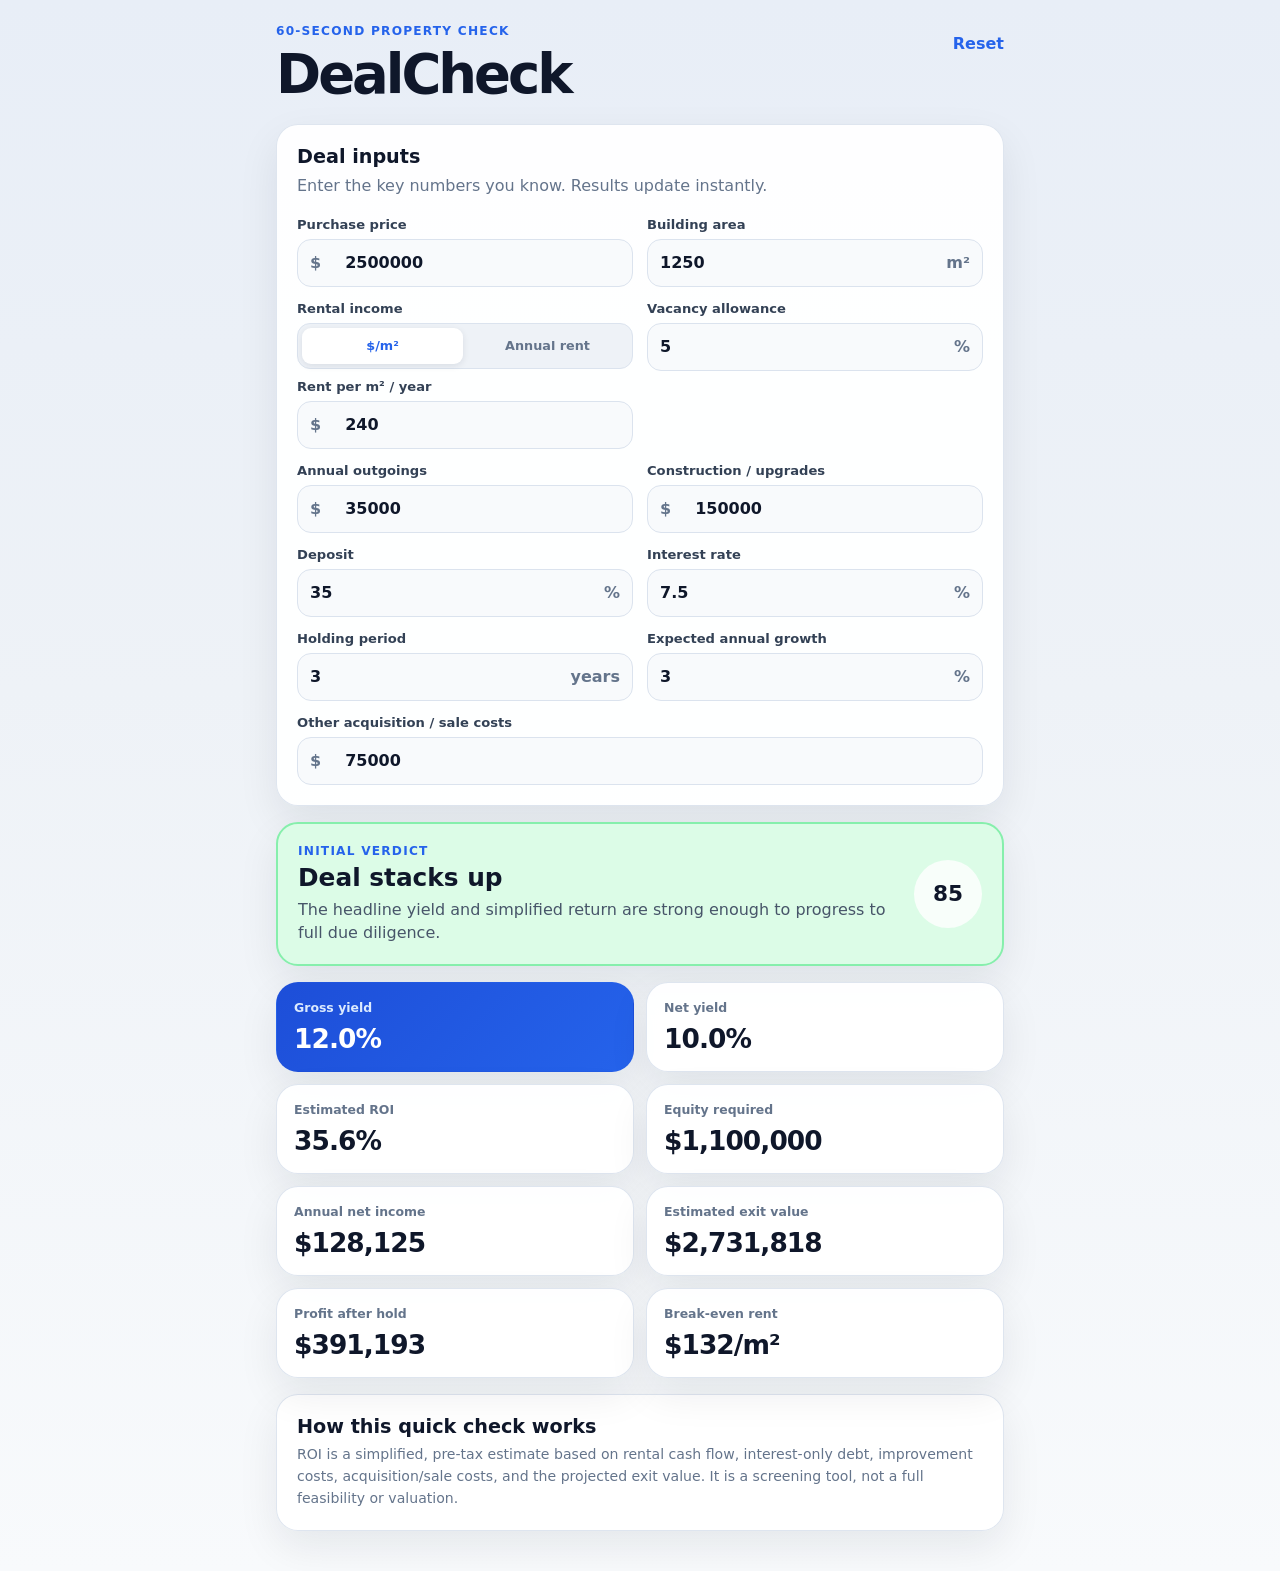
<file: index.html>
<!DOCTYPE html>
<html lang="en">
<head>
  <meta charset="UTF-8" />
  <meta name="viewport" content="width=device-width, initial-scale=1, viewport-fit=cover" />
  <meta name="theme-color" content="#0f172a" />
  <meta name="apple-mobile-web-app-capable" content="yes" />
  <meta name="apple-mobile-web-app-status-bar-style" content="black-translucent" />
  <meta name="apple-mobile-web-app-title" content="DealCheck" />
  <link rel="apple-touch-icon" href="icons/icon-180.png" />
  <title>DealCheck</title>
  <link rel="manifest" href="manifest.json" />
  <link rel="stylesheet" href="styles.css" />
</head>
<body>
  <main class="app-shell">
    <header class="topbar">
      <div>
        <p class="eyebrow">60-second property check</p>
        <h1>DealCheck</h1>
      </div>
      <button id="resetBtn" class="text-button" type="button">Reset</button>
    </header>

    <section class="card input-card">
      <h2>Deal inputs</h2>
      <p class="section-note">Enter the key numbers you know. Results update instantly.</p>

      <div class="form-grid">
        <label>
          <span>Purchase price</span>
          <div class="money-input"><span>$</span><input id="purchasePrice" inputmode="decimal" type="number" value="2500000" min="0" step="10000" /></div>
        </label>

        <label>
          <span>Building area</span>
          <div class="unit-input"><input id="buildingArea" inputmode="decimal" type="number" value="1250" min="0" step="10" /><span>m²</span></div>
        </label>

        <div class="rent-entry">
          <span class="field-label">Rental income</span>
          <div class="segmented-control" role="group" aria-label="Rental income input method">
            <button id="rentModeSqm" class="segment active" type="button" aria-pressed="true">$/m²</button>
            <button id="rentModeAnnual" class="segment" type="button" aria-pressed="false">Annual rent</button>
          </div>

          <label id="rentPerSqmField" class="rent-field">
            <span>Rent per m² / year</span>
            <div class="money-input"><span>$</span><input id="rentPerSqm" inputmode="decimal" type="number" value="240" min="0" step="5" /></div>
          </label>

          <label id="annualRentField" class="rent-field" hidden>
            <span>Total annual rent</span>
            <div class="money-input"><span>$</span><input id="annualRent" inputmode="decimal" type="number" value="300000" min="0" step="1000" /></div>
          </label>
        </div>

        <label>
          <span>Vacancy allowance</span>
          <div class="unit-input"><input id="vacancyRate" inputmode="decimal" type="number" value="5" min="0" max="100" step="0.5" /><span>%</span></div>
        </label>

        <label>
          <span>Annual outgoings</span>
          <div class="money-input"><span>$</span><input id="annualOutgoings" inputmode="decimal" type="number" value="35000" min="0" step="1000" /></div>
        </label>

        <label>
          <span>Construction / upgrades</span>
          <div class="money-input"><span>$</span><input id="constructionCost" inputmode="decimal" type="number" value="150000" min="0" step="5000" /></div>
        </label>

        <label>
          <span>Deposit</span>
          <div class="unit-input"><input id="depositRate" inputmode="decimal" type="number" value="35" min="0" max="100" step="1" /><span>%</span></div>
        </label>

        <label>
          <span>Interest rate</span>
          <div class="unit-input"><input id="interestRate" inputmode="decimal" type="number" value="7.5" min="0" max="30" step="0.1" /><span>%</span></div>
        </label>

        <label>
          <span>Holding period</span>
          <div class="unit-input"><input id="holdingPeriod" inputmode="numeric" type="number" value="3" min="1" max="30" step="1" /><span>years</span></div>
        </label>

        <label>
          <span>Expected annual growth</span>
          <div class="unit-input"><input id="growthRate" inputmode="decimal" type="number" value="3" min="-50" max="50" step="0.5" /><span>%</span></div>
        </label>

        <label class="full-width">
          <span>Other acquisition / sale costs</span>
          <div class="money-input"><span>$</span><input id="otherCosts" inputmode="decimal" type="number" value="75000" min="0" step="1000" /></div>
        </label>
      </div>
    </section>

    <section id="verdictCard" class="card verdict-card investigate">
      <div>
        <p class="eyebrow">Initial verdict</p>
        <h2 id="verdictTitle">Worth investigating</h2>
        <p id="verdictText">The numbers are close enough to justify a deeper feasibility review.</p>
      </div>
      <div id="scoreBadge" class="score-badge">72</div>
    </section>

    <section class="metrics-grid">
      <article class="metric-card primary">
        <span>Gross yield</span>
        <strong id="grossYield">0.0%</strong>
      </article>
      <article class="metric-card">
        <span>Net yield</span>
        <strong id="netYield">0.0%</strong>
      </article>
      <article class="metric-card">
        <span>Estimated ROI</span>
        <strong id="roi">0.0%</strong>
      </article>
      <article class="metric-card">
        <span>Equity required</span>
        <strong id="equityRequired">$0</strong>
      </article>
      <article class="metric-card">
        <span>Annual net income</span>
        <strong id="annualNetIncome">$0</strong>
      </article>
      <article class="metric-card">
        <span>Estimated exit value</span>
        <strong id="exitValue">$0</strong>
      </article>
      <article class="metric-card">
        <span>Profit after hold</span>
        <strong id="profitAfterHold">$0</strong>
      </article>
      <article class="metric-card">
        <span>Break-even rent</span>
        <strong id="breakEvenRent">$0/m²</strong>
      </article>
    </section>

    <section class="card assumptions-card">
      <h2>How this quick check works</h2>
      <p>ROI is a simplified, pre-tax estimate based on rental cash flow, interest-only debt, improvement costs, acquisition/sale costs, and the projected exit value. It is a screening tool, not a full feasibility or valuation.</p>
    </section>
  </main>

  <script src="app.js"></script>
  <script>
    if ('serviceWorker' in navigator) {
      window.addEventListener('load', () => navigator.serviceWorker.register('./service-worker.js'));
    }
  </script>
</body>
</html>
</file>
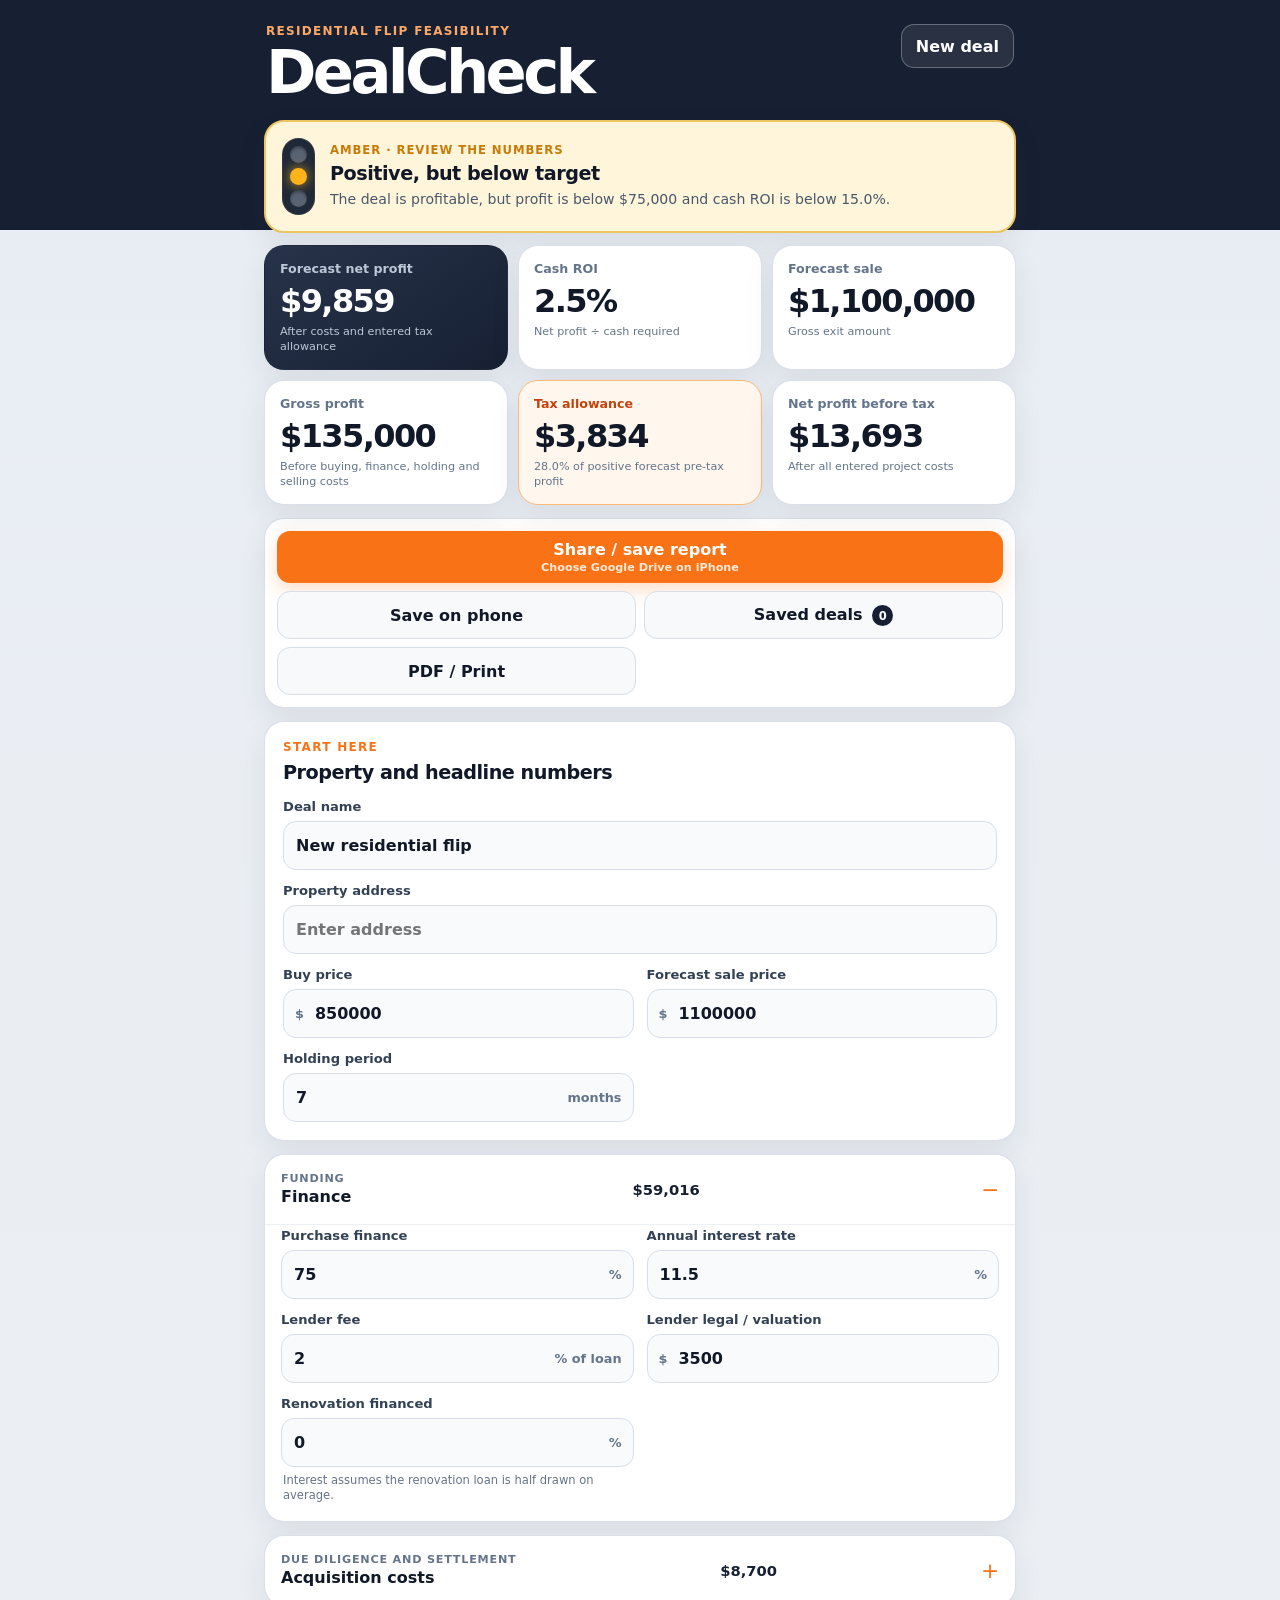
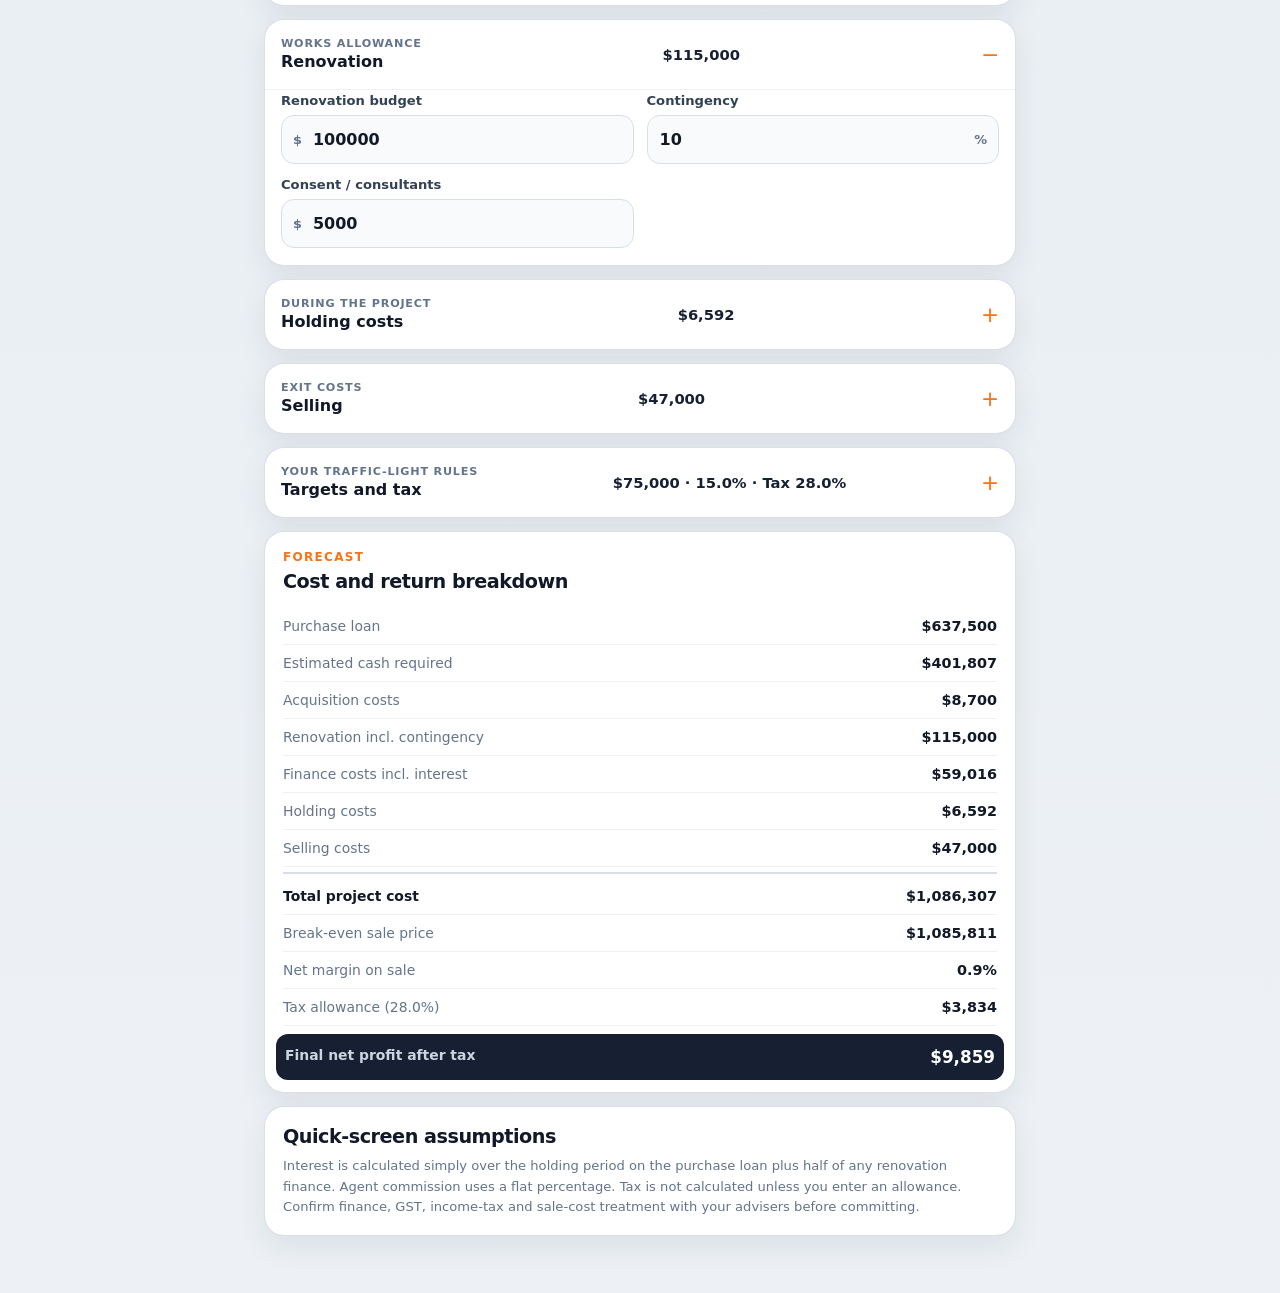
<file: residential/index.html>
<!doctype html>
<html lang="en-NZ">
<head>
  <meta charset="utf-8">
  <meta name="viewport" content="width=device-width, initial-scale=1, viewport-fit=cover">
  <meta name="theme-color" content="#111827">
  <meta name="apple-mobile-web-app-capable" content="yes">
  <meta name="apple-mobile-web-app-status-bar-style" content="black-translucent">
  <meta name="apple-mobile-web-app-title" content="DealCheck">
  <meta name="description" content="A fast residential property flip feasibility calculator for New Zealand.">
  <link rel="apple-touch-icon" href="icons/icon-180.png">
  <link rel="manifest" href="manifest.json">
  <link rel="stylesheet" href="styles.css">
  <title>DealCheck · Residential Flip</title>
</head>
<body>
  <main class="app-shell">
    <header class="topbar">
      <div>
        <p class="eyebrow">Residential flip feasibility</p>
        <h1>DealCheck</h1>
      </div>
      <button id="resetBtn" class="quiet-button" type="button">New deal</button>
    </header>

    <section id="verdictCard" class="verdict-card amber" aria-live="polite">
      <div class="signal-wrap" aria-hidden="true">
        <span class="signal red-light"></span>
        <span class="signal amber-light"></span>
        <span class="signal green-light"></span>
      </div>
      <div class="verdict-copy">
        <p id="verdictLabel" class="verdict-label">AMBER · REVIEW THE NUMBERS</p>
        <h2 id="verdictTitle">Worth investigating</h2>
        <p id="verdictText">Enter the property figures to test the deal against your targets.</p>
      </div>
    </section>

    <section class="hero-results" aria-label="Headline results">
      <article class="hero-metric net-metric">
        <span>Forecast net profit</span>
        <strong id="netProfit">$0</strong>
        <small id="netProfitNote">After all entered costs</small>
      </article>
      <article class="hero-metric">
        <span>Cash ROI</span>
        <strong id="cashRoi">0.0%</strong>
        <small>Net profit ÷ cash required</small>
      </article>
      <article class="hero-metric">
        <span>Forecast sale</span>
        <strong id="forecastSale">$0</strong>
        <small>Gross exit amount</small>
      </article>
      <article class="hero-metric">
        <span>Gross profit</span>
        <strong id="grossProfit">$0</strong>
        <small>Before buying, finance, holding and selling costs</small>
      </article>
      <article class="hero-metric tax-metric">
        <span>Tax allowance</span>
        <strong id="headlineTaxAllowance">$0</strong>
        <small id="headlineTaxNote">28% of forecast pre-tax profit</small>
      </article>
      <article class="hero-metric">
        <span>Net profit before tax</span>
        <strong id="preTaxProfit">$0</strong>
        <small>After all entered project costs</small>
      </article>
    </section>

    <section class="card action-card">
      <div class="action-grid">
        <button id="shareBtn" class="primary-button" type="button">
          <span>Share / save report</span>
          <small>Choose Google Drive on iPhone</small>
        </button>
        <button id="saveBtn" class="secondary-button" type="button">Save on phone</button>
        <button id="savedDealsBtn" class="secondary-button" type="button">Saved deals <span id="savedCount" class="count-badge">0</span></button>
        <button id="printBtn" class="secondary-button" type="button">PDF / Print</button>
      </div>
      <p id="actionStatus" class="action-status" role="status"></p>
    </section>

    <section class="card form-card deal-basics">
      <div class="section-heading">
        <div>
          <p class="section-kicker">Start here</p>
          <h2>Property and headline numbers</h2>
        </div>
      </div>
      <div class="form-grid">
        <label class="full-width">
          <span>Deal name</span>
          <input id="dealName" type="text" autocomplete="off" value="New residential flip" placeholder="e.g. Falls Street flip">
        </label>
        <label class="full-width">
          <span>Property address</span>
          <input id="propertyAddress" type="text" autocomplete="street-address" placeholder="Enter address">
        </label>
        <label>
          <span>Buy price</span>
          <div class="affix-input prefix"><span>$</span><input id="purchasePrice" type="number" inputmode="decimal" min="0" step="5000" value="850000"></div>
        </label>
        <label>
          <span>Forecast sale price</span>
          <div class="affix-input prefix"><span>$</span><input id="salePrice" type="number" inputmode="decimal" min="0" step="5000" value="1100000"></div>
        </label>
        <label>
          <span>Holding period</span>
          <div class="affix-input suffix"><input id="holdingMonths" type="number" inputmode="decimal" min="0" max="36" step="0.5" value="7"><span>months</span></div>
        </label>
      </div>
    </section>

    <details class="card input-section" open>
      <summary>
        <span><small>Funding</small>Finance</span>
        <strong id="financeCostSummary">$0</strong>
      </summary>
      <div class="details-body form-grid">
        <label>
          <span>Purchase finance</span>
          <div class="affix-input suffix"><input id="financePercent" type="number" inputmode="decimal" min="0" max="100" step="1" value="75"><span>%</span></div>
        </label>
        <label>
          <span>Annual interest rate</span>
          <div class="affix-input suffix"><input id="interestRate" type="number" inputmode="decimal" min="0" max="40" step="0.1" value="11.5"><span>%</span></div>
        </label>
        <label>
          <span>Lender fee</span>
          <div class="affix-input suffix"><input id="lenderFeePercent" type="number" inputmode="decimal" min="0" max="20" step="0.1" value="2"><span>% of loan</span></div>
        </label>
        <label>
          <span>Lender legal / valuation</span>
          <div class="affix-input prefix"><span>$</span><input id="lenderFixedCosts" type="number" inputmode="decimal" min="0" step="250" value="3500"></div>
        </label>
        <label>
          <span>Renovation financed</span>
          <div class="affix-input suffix"><input id="renovationFinancePercent" type="number" inputmode="decimal" min="0" max="100" step="5" value="0"><span>%</span></div>
          <small class="field-help">Interest assumes the renovation loan is half drawn on average.</small>
        </label>
      </div>
    </details>

    <details class="card input-section">
      <summary>
        <span><small>Due diligence and settlement</small>Acquisition costs</span>
        <strong id="acquisitionCostSummary">$0</strong>
      </summary>
      <div class="details-body form-grid">
        <label>
          <span>Legal / due diligence</span>
          <div class="affix-input prefix"><span>$</span><input id="legalDueDiligence" type="number" inputmode="decimal" min="0" step="250" value="4000"></div>
        </label>
        <label>
          <span>Building report / LIM</span>
          <div class="affix-input prefix"><span>$</span><input id="buildingReports" type="number" inputmode="decimal" min="0" step="100" value="2000"></div>
        </label>
        <label>
          <span>Independent valuation</span>
          <div class="affix-input prefix"><span>$</span><input id="valuationCost" type="number" inputmode="decimal" min="0" step="100" value="1200"></div>
        </label>
        <label>
          <span>Other acquisition costs</span>
          <div class="affix-input prefix"><span>$</span><input id="otherAcquisitionCosts" type="number" inputmode="decimal" min="0" step="250" value="1500"></div>
        </label>
      </div>
    </details>

    <details class="card input-section" open>
      <summary>
        <span><small>Works allowance</small>Renovation</span>
        <strong id="renovationCostSummary">$0</strong>
      </summary>
      <div class="details-body form-grid">
        <label>
          <span>Renovation budget</span>
          <div class="affix-input prefix"><span>$</span><input id="renovationBudget" type="number" inputmode="decimal" min="0" step="1000" value="100000"></div>
        </label>
        <label>
          <span>Contingency</span>
          <div class="affix-input suffix"><input id="contingencyPercent" type="number" inputmode="decimal" min="0" max="100" step="1" value="10"><span>%</span></div>
        </label>
        <label>
          <span>Consent / consultants</span>
          <div class="affix-input prefix"><span>$</span><input id="consentConsultants" type="number" inputmode="decimal" min="0" step="500" value="5000"></div>
        </label>
      </div>
    </details>

    <details class="card input-section">
      <summary>
        <span><small>During the project</small>Holding costs</span>
        <strong id="holdingCostSummary">$0</strong>
      </summary>
      <div class="details-body form-grid">
        <label>
          <span>Council rates</span>
          <div class="affix-input split"><span>$</span><input id="ratesAnnual" type="number" inputmode="decimal" min="0" step="100" value="3500"><span>/ year</span></div>
        </label>
        <label>
          <span>Insurance</span>
          <div class="affix-input split"><span>$</span><input id="insuranceMonthly" type="number" inputmode="decimal" min="0" step="25" value="250"><span>/ month</span></div>
        </label>
        <label>
          <span>Power / water</span>
          <div class="affix-input split"><span>$</span><input id="utilitiesMonthly" type="number" inputmode="decimal" min="0" step="25" value="250"><span>/ month</span></div>
        </label>
        <label>
          <span>Other holding costs</span>
          <div class="affix-input split"><span>$</span><input id="otherHoldingMonthly" type="number" inputmode="decimal" min="0" step="25" value="150"><span>/ month</span></div>
        </label>
      </div>
    </details>

    <details class="card input-section">
      <summary>
        <span><small>Exit costs</small>Selling</span>
        <strong id="sellingCostSummary">$0</strong>
      </summary>
      <div class="details-body form-grid">
        <label>
          <span>Agent commission</span>
          <div class="affix-input suffix"><input id="agentCommissionPercent" type="number" inputmode="decimal" min="0" max="20" step="0.1" value="3.5"><span>% of sale</span></div>
        </label>
        <label>
          <span>Marketing / staging</span>
          <div class="affix-input prefix"><span>$</span><input id="marketingStaging" type="number" inputmode="decimal" min="0" step="250" value="5000"></div>
        </label>
        <label>
          <span>Sale legal costs</span>
          <div class="affix-input prefix"><span>$</span><input id="saleLegal" type="number" inputmode="decimal" min="0" step="250" value="2500"></div>
        </label>
        <label>
          <span>Other selling costs</span>
          <div class="affix-input prefix"><span>$</span><input id="otherSellingCosts" type="number" inputmode="decimal" min="0" step="250" value="1000"></div>
        </label>
      </div>
    </details>

    <details class="card input-section">
      <summary>
        <span><small>Your traffic-light rules</small>Targets and tax</span>
        <strong id="targetSummary">$75k · 15% · Tax 28%</strong>
      </summary>
      <div class="details-body form-grid">
        <label>
          <span>Minimum net profit</span>
          <div class="affix-input prefix"><span>$</span><input id="targetNetProfit" type="number" inputmode="decimal" min="0" step="5000" value="75000"></div>
        </label>
        <label>
          <span>Minimum cash ROI</span>
          <div class="affix-input suffix"><input id="targetCashRoi" type="number" inputmode="decimal" min="0" max="500" step="1" value="15"><span>%</span></div>
        </label>
        <label>
          <span>Tax rate</span>
          <div class="affix-input suffix"><input id="taxAllowancePercent" type="number" inputmode="decimal" min="0" max="100" step="1" value="28"><span>% of profit</span></div>
          <small class="field-help">Applied to positive forecast profit as a provisional allowance.</small>
        </label>
      </div>
    </details>

    <section class="card breakdown-card">
      <div class="section-heading">
        <div>
          <p class="section-kicker">Forecast</p>
          <h2>Cost and return breakdown</h2>
        </div>
      </div>
      <dl class="breakdown-list">
        <div><dt>Purchase loan</dt><dd id="purchaseLoan">$0</dd></div>
        <div><dt>Estimated cash required</dt><dd id="cashRequired">$0</dd></div>
        <div><dt>Acquisition costs</dt><dd id="acquisitionCosts">$0</dd></div>
        <div><dt>Renovation incl. contingency</dt><dd id="renovationCosts">$0</dd></div>
        <div><dt>Finance costs incl. interest</dt><dd id="financeCosts">$0</dd></div>
        <div><dt>Holding costs</dt><dd id="holdingCosts">$0</dd></div>
        <div><dt>Selling costs</dt><dd id="sellingCosts">$0</dd></div>
        <div class="total-row"><dt>Total project cost</dt><dd id="totalProjectCost">$0</dd></div>
        <div><dt>Break-even sale price</dt><dd id="breakEvenSale">$0</dd></div>
        <div><dt>Net margin on sale</dt><dd id="netMargin">0.0%</dd></div>
        <div id="taxRow"><dt id="taxRowLabel">Tax allowance (28%)</dt><dd id="taxAllowance">$0</dd></div>
        <div class="profit-row"><dt>Final net profit after tax</dt><dd id="finalNetProfit">$0</dd></div>
      </dl>
    </section>

    <section class="card note-card">
      <h2>Quick-screen assumptions</h2>
      <p>Interest is calculated simply over the holding period on the purchase loan plus half of any renovation finance. Agent commission uses a flat percentage. Tax is not calculated unless you enter an allowance. Confirm finance, GST, income-tax and sale-cost treatment with your advisers before committing.</p>
    </section>
  </main>

  <dialog id="savedDealsDialog" class="saved-dialog">
    <div class="dialog-heading">
      <div>
        <p class="section-kicker">Stored on this device</p>
        <h2>Saved deals</h2>
      </div>
      <button id="closeSavedDealsBtn" class="icon-button" type="button" aria-label="Close saved deals">×</button>
    </div>
    <div id="savedDealsList" class="saved-deals-list"></div>
  </dialog>

  <script type="module" src="app.js"></script>
</body>
</html>
</file>
<file: styles.css>
:root {
  --bg: #eef2f7;
  --surface: #ffffff;
  --text: #0f172a;
  --muted: #64748b;
  --line: #dbe3ee;
  --accent: #2563eb;
  --accent-soft: #dbeafe;
  --good: #15803d;
  --good-soft: #dcfce7;
  --warn: #a16207;
  --warn-soft: #fef3c7;
  --bad: #b91c1c;
  --bad-soft: #fee2e2;
  --shadow: 0 16px 40px rgba(15, 23, 42, 0.08);
}

* { box-sizing: border-box; }

body {
  margin: 0;
  min-height: 100vh;
  font-family: Inter, ui-sans-serif, system-ui, -apple-system, BlinkMacSystemFont, "Segoe UI", sans-serif;
  color: var(--text);
  background: linear-gradient(180deg, #e8eef7 0%, var(--bg) 44%, #f8fafc 100%);
}

button, input { font: inherit; }

.app-shell {
  width: min(760px, 100%);
  margin: 0 auto;
  padding: max(24px, env(safe-area-inset-top)) 16px max(40px, env(safe-area-inset-bottom));
}

.topbar {
  display: flex;
  align-items: flex-start;
  justify-content: space-between;
  gap: 16px;
  margin-bottom: 18px;
}

h1, h2, p { margin-top: 0; }
h1 { margin-bottom: 0; font-size: clamp(2rem, 8vw, 3.4rem); letter-spacing: -0.055em; }
h2 { margin-bottom: 6px; font-size: 1.2rem; }

.eyebrow {
  margin-bottom: 5px;
  color: var(--accent);
  font-size: 0.76rem;
  font-weight: 800;
  letter-spacing: 0.1em;
  text-transform: uppercase;
}

.text-button {
  border: 0;
  background: transparent;
  color: var(--accent);
  font-weight: 700;
  padding: 10px 0;
}

.card, .metric-card {
  background: rgba(255,255,255,0.94);
  border: 1px solid rgba(219, 227, 238, 0.9);
  border-radius: 22px;
  box-shadow: var(--shadow);
}

.card { padding: 20px; margin-bottom: 16px; }
.section-note, .assumptions-card p { color: var(--muted); line-height: 1.55; }

.form-grid {
  display: grid;
  grid-template-columns: repeat(2, minmax(0, 1fr));
  gap: 14px;
  margin-top: 18px;
}

label > span:first-child {
  display: block;
  margin-bottom: 7px;
  color: #334155;
  font-size: 0.82rem;
  font-weight: 700;
}

.money-input, .unit-input {
  display: flex;
  align-items: center;
  min-height: 48px;
  border: 1px solid var(--line);
  border-radius: 14px;
  background: #f8fafc;
  overflow: hidden;
}

.money-input > span, .unit-input > span {
  color: var(--muted);
  font-weight: 700;
  padding: 0 12px;
}

input {
  width: 100%;
  min-width: 0;
  border: 0;
  outline: 0;
  background: transparent;
  color: var(--text);
  font-weight: 750;
  padding: 13px 12px;
}

.full-width { grid-column: 1 / -1; }

.verdict-card {
  display: flex;
  align-items: center;
  justify-content: space-between;
  gap: 16px;
  border-width: 2px;
}

.verdict-card h2 { font-size: 1.55rem; }
.verdict-card p:last-child { margin-bottom: 0; color: #475569; line-height: 1.45; }
.verdict-card.good { background: var(--good-soft); border-color: #86efac; }
.verdict-card.investigate { background: var(--warn-soft); border-color: #fcd34d; }
.verdict-card.bad { background: var(--bad-soft); border-color: #fca5a5; }

.score-badge {
  display: grid;
  place-items: center;
  flex: 0 0 68px;
  width: 68px;
  height: 68px;
  border-radius: 50%;
  background: rgba(255,255,255,0.8);
  font-size: 1.35rem;
  font-weight: 850;
}

.metrics-grid {
  display: grid;
  grid-template-columns: repeat(2, minmax(0, 1fr));
  gap: 12px;
  margin-bottom: 16px;
}

.metric-card { padding: 17px; }
.metric-card span { display: block; color: var(--muted); font-size: 0.78rem; font-weight: 700; margin-bottom: 8px; }
.metric-card strong { display: block; font-size: clamp(1.12rem, 5vw, 1.65rem); letter-spacing: -0.035em; }
.metric-card.primary { background: linear-gradient(135deg, #1d4ed8, #2563eb); color: white; border-color: transparent; }
.metric-card.primary span { color: #dbeafe; }
.assumptions-card { margin-bottom: 0; }
.assumptions-card p { margin-bottom: 0; font-size: 0.88rem; }

@media (max-width: 560px) {
  .form-grid { grid-template-columns: 1fr; }
  .full-width { grid-column: auto; }
  .card { padding: 17px; }
  .metrics-grid { gap: 10px; }
  .metric-card { padding: 15px; min-height: 105px; }
  .verdict-card { align-items: flex-start; }
}

.rent-entry {
  min-width: 0;
}

.field-label {
  display: block;
  margin-bottom: 7px;
  color: #334155;
  font-size: 0.82rem;
  font-weight: 700;
}

.segmented-control {
  display: grid;
  grid-template-columns: 1fr 1fr;
  gap: 4px;
  padding: 4px;
  margin-bottom: 10px;
  border: 1px solid var(--line);
  border-radius: 13px;
  background: #eef2f7;
}

.segment {
  min-height: 36px;
  border: 0;
  border-radius: 9px;
  background: transparent;
  color: var(--muted);
  font-size: 0.8rem;
  font-weight: 800;
  cursor: pointer;
}

.segment.active {
  background: var(--surface);
  color: var(--accent);
  box-shadow: 0 2px 7px rgba(15, 23, 42, 0.09);
}

.rent-field > span:first-child {
  display: block;
  margin-bottom: 7px;
  color: #334155;
  font-size: 0.82rem;
  font-weight: 700;
}

[hidden] { display: none !important; }
</file>
<file: residential/styles.css>
:root {
  color-scheme: light;
  --ink: #111827;
  --muted: #64748b;
  --line: #d8dee8;
  --surface: #ffffff;
  --canvas: #edf1f5;
  --navy: #172033;
  --navy-2: #27334a;
  --accent: #f97316;
  --green: #16834b;
  --green-soft: #e6f6ed;
  --amber: #c77b06;
  --amber-soft: #fff5da;
  --red: #c0392b;
  --red-soft: #fdebea;
  --shadow: 0 12px 30px rgba(23, 32, 51, 0.08);
}

* { box-sizing: border-box; }

html { background: var(--navy); }

body {
  margin: 0;
  min-height: 100vh;
  color: var(--ink);
  background:
    linear-gradient(180deg, var(--navy) 0 230px, transparent 230px),
    linear-gradient(180deg, #e8edf3, var(--canvas));
  font-family: Inter, ui-sans-serif, system-ui, -apple-system, BlinkMacSystemFont, "Segoe UI", sans-serif;
  font-size: 16px;
  -webkit-font-smoothing: antialiased;
}

button, input { font: inherit; }
button { -webkit-tap-highlight-color: transparent; }

.app-shell {
  width: min(780px, 100%);
  margin: 0 auto;
  padding: max(20px, env(safe-area-inset-top)) 14px max(44px, env(safe-area-inset-bottom));
}

.topbar {
  display: flex;
  align-items: flex-start;
  justify-content: space-between;
  gap: 20px;
  color: #fff;
  margin: 4px 2px 18px;
}

h1, h2, p { margin-top: 0; }
h1 { margin-bottom: 0; font-size: clamp(2.2rem, 9vw, 3.8rem); line-height: 0.95; letter-spacing: -0.06em; }
h2 { margin-bottom: 0; font-size: 1.2rem; letter-spacing: -0.025em; }

.eyebrow, .section-kicker {
  margin-bottom: 6px;
  font-size: 0.75rem;
  line-height: 1.2;
  font-weight: 850;
  letter-spacing: 0.11em;
  text-transform: uppercase;
}

.eyebrow { color: #fca866; }
.section-kicker { color: var(--accent); }

.quiet-button {
  min-height: 44px;
  border: 1px solid rgba(255,255,255,0.28);
  border-radius: 13px;
  padding: 0 14px;
  color: #fff;
  background: rgba(255,255,255,0.08);
  font-weight: 750;
}

.card, .verdict-card, .hero-metric {
  border: 1px solid rgba(216, 222, 232, 0.95);
  border-radius: 20px;
  background: var(--surface);
  box-shadow: var(--shadow);
}

.card { margin-bottom: 13px; padding: 18px; }

.verdict-card {
  display: grid;
  grid-template-columns: auto 1fr;
  align-items: center;
  gap: 15px;
  margin-bottom: 12px;
  padding: 16px;
  border-width: 2px;
}

.verdict-card.green { border-color: #75c995; background: var(--green-soft); }
.verdict-card.amber { border-color: #edc462; background: var(--amber-soft); }
.verdict-card.red { border-color: #ee9991; background: var(--red-soft); }

.signal-wrap {
  display: grid;
  gap: 5px;
  padding: 8px;
  border-radius: 18px;
  background: #1f2937;
  box-shadow: inset 0 0 0 1px rgba(255,255,255,0.08);
}

.signal {
  width: 17px;
  height: 17px;
  border-radius: 50%;
  background: #596273;
  box-shadow: inset 0 2px 3px rgba(0,0,0,0.35);
}

.verdict-card.red .red-light { background: #ff4a3d; box-shadow: 0 0 12px rgba(255,74,61,0.8); }
.verdict-card.amber .amber-light { background: #ffb31a; box-shadow: 0 0 12px rgba(255,179,26,0.8); }
.verdict-card.green .green-light { background: #35d076; box-shadow: 0 0 12px rgba(53,208,118,0.8); }

.verdict-label { margin: 0 0 5px; font-size: 0.73rem; font-weight: 900; letter-spacing: 0.08em; }
.verdict-card.green .verdict-label { color: var(--green); }
.verdict-card.amber .verdict-label { color: var(--amber); }
.verdict-card.red .verdict-label { color: var(--red); }
.verdict-copy p:last-child { margin: 5px 0 0; color: #49576c; font-size: 0.88rem; line-height: 1.4; }

.hero-results {
  display: grid;
  grid-template-columns: repeat(2, minmax(0, 1fr));
  gap: 10px;
  margin-bottom: 13px;
}

.hero-metric { padding: 15px; min-height: 114px; }
.hero-metric span, .hero-metric small { display: block; }
.hero-metric span { margin-bottom: 9px; color: var(--muted); font-size: 0.79rem; font-weight: 800; }
.hero-metric strong { display: block; font-size: clamp(1.25rem, 6vw, 2rem); line-height: 1; letter-spacing: -0.05em; }
.hero-metric small { margin-top: 8px; color: var(--muted); font-size: 0.7rem; line-height: 1.3; }
.net-metric { color: #fff; border-color: transparent; background: linear-gradient(145deg, var(--navy-2), var(--navy)); }
.net-metric span, .net-metric small { color: #bdc7d7; }
.tax-metric { border-color: #fdba74; background: #fff7ed; }
.tax-metric span { color: #c2410c; }

.action-card { padding: 12px; }
.action-grid { display: grid; grid-template-columns: repeat(2, minmax(0, 1fr)); gap: 8px; }
.action-grid button { min-height: 48px; border-radius: 13px; padding: 9px 11px; font-weight: 800; }
.primary-button { grid-column: 1 / -1; border: 0; color: #fff; background: var(--accent); box-shadow: 0 7px 18px rgba(249,115,22,0.23); }
.primary-button span, .primary-button small { display: block; }
.primary-button small { margin-top: 2px; color: #ffead9; font-size: 0.7rem; font-weight: 650; }
.secondary-button { border: 1px solid var(--line); color: var(--ink); background: #f7f9fb; }
.count-badge { display: inline-grid; place-items: center; min-width: 21px; height: 21px; margin-left: 4px; border-radius: 20px; color: #fff; background: var(--navy); font-size: 0.72rem; }
.action-status { min-height: 0; margin: 0; color: var(--green); font-size: 0.78rem; font-weight: 750; text-align: center; }
.action-status:not(:empty) { padding: 9px 4px 1px; }

.section-heading { display: flex; justify-content: space-between; align-items: flex-start; margin-bottom: 15px; }
.form-grid { display: grid; grid-template-columns: repeat(2, minmax(0, 1fr)); gap: 13px; }
.full-width { grid-column: 1 / -1; }
label { min-width: 0; }
label > span:first-child, .field-label {
  display: block;
  margin-bottom: 7px;
  color: #334155;
  font-size: 0.82rem;
  font-weight: 780;
}

input {
  width: 100%;
  min-width: 0;
  min-height: 49px;
  border: 1px solid var(--line);
  border-radius: 13px;
  outline: none;
  padding: 11px 12px;
  color: var(--ink);
  background: #f8fafc;
  font-size: 1rem;
  font-weight: 750;
}

input:focus { border-color: var(--accent); box-shadow: 0 0 0 3px rgba(249,115,22,0.15); background: #fff; }

.affix-input {
  display: flex;
  align-items: center;
  min-height: 49px;
  border: 1px solid var(--line);
  border-radius: 13px;
  background: #f8fafc;
  overflow: hidden;
}

.affix-input:focus-within { border-color: var(--accent); box-shadow: 0 0 0 3px rgba(249,115,22,0.15); background: #fff; }
.affix-input input { min-height: 47px; border: 0; border-radius: 0; box-shadow: none; background: transparent; }
.affix-input > span { flex: 0 0 auto; padding: 0 11px; color: var(--muted); font-size: 0.8rem; font-weight: 750; }
.affix-input.prefix input { padding-left: 0; }
.affix-input.suffix input { padding-right: 0; }
.affix-input.split > span:first-child + input { padding-left: 0; padding-right: 0; }
.field-help { display: block; margin: 6px 2px 0; color: var(--muted); font-size: 0.72rem; line-height: 1.35; }

.input-section { padding: 0; overflow: hidden; }
.input-section summary {
  display: flex;
  align-items: center;
  justify-content: space-between;
  gap: 12px;
  min-height: 69px;
  padding: 13px 16px;
  cursor: pointer;
  list-style: none;
}
.input-section summary::-webkit-details-marker { display: none; }
.input-section summary > span { display: grid; gap: 2px; font-size: 1rem; font-weight: 850; }
.input-section summary small { color: var(--muted); font-size: 0.7rem; font-weight: 700; text-transform: uppercase; letter-spacing: 0.07em; }
.input-section summary strong { color: var(--navy); font-size: 0.92rem; }
.input-section summary::after { content: '+'; color: var(--accent); font-size: 1.35rem; font-weight: 500; order: 3; }
.input-section[open] summary::after { content: '−'; }
.details-body { padding: 3px 16px 17px; border-top: 1px solid #edf0f4; }

.breakdown-card { padding-bottom: 12px; }
.breakdown-list { margin: 0; }
.breakdown-list > div { display: flex; justify-content: space-between; gap: 18px; padding: 10px 0; border-bottom: 1px solid #edf0f4; }
.breakdown-list dt { color: var(--muted); font-size: 0.87rem; }
.breakdown-list dd { margin: 0; font-size: 0.9rem; font-weight: 800; text-align: right; }
.breakdown-list .total-row { margin-top: 5px; padding-top: 14px; border-top: 2px solid var(--line); }
.breakdown-list .total-row dt, .breakdown-list .total-row dd { color: var(--ink); font-weight: 850; }
.breakdown-list .profit-row { margin: 8px -7px 0; padding: 13px 9px; border: 0; border-radius: 12px; color: #fff; background: var(--navy); }
.breakdown-list .profit-row dt { color: #cbd5e1; font-weight: 750; }
.breakdown-list .profit-row dd { font-size: 1.05rem; }

.note-card p { margin: 8px 0 0; color: var(--muted); font-size: 0.82rem; line-height: 1.55; }

.saved-dialog {
  width: min(680px, calc(100% - 24px));
  max-height: min(78vh, 720px);
  border: 0;
  border-radius: 22px;
  padding: 17px;
  color: var(--ink);
  background: var(--surface);
  box-shadow: 0 24px 70px rgba(15,23,42,0.35);
}
.saved-dialog::backdrop { background: rgba(15,23,42,0.62); backdrop-filter: blur(4px); }
.dialog-heading { display: flex; align-items: flex-start; justify-content: space-between; gap: 20px; margin-bottom: 14px; }
.icon-button { width: 42px; height: 42px; border: 1px solid var(--line); border-radius: 50%; color: var(--ink); background: #f8fafc; font-size: 1.6rem; line-height: 1; }
.saved-deals-list { display: grid; gap: 9px; }
.saved-deal { display: grid; grid-template-columns: 1fr auto; gap: 12px; padding: 13px; border: 1px solid var(--line); border-left-width: 5px; border-radius: 14px; }
.saved-deal.green { border-left-color: var(--green); }
.saved-deal.amber { border-left-color: var(--amber); }
.saved-deal.red { border-left-color: var(--red); }
.saved-deal > div:first-child { display: grid; min-width: 0; }
.saved-deal strong, .saved-deal span, .saved-deal small { overflow: hidden; text-overflow: ellipsis; white-space: nowrap; }
.saved-deal span { margin-top: 3px; color: var(--muted); font-size: 0.8rem; }
.saved-deal small { margin-top: 5px; color: var(--ink); font-size: 0.76rem; font-weight: 700; }
.saved-actions { display: grid; align-content: center; gap: 5px; }
.saved-actions button { min-height: 34px; border: 1px solid var(--line); border-radius: 9px; padding: 4px 10px; background: #f8fafc; font-size: 0.75rem; font-weight: 800; }
.saved-actions .delete-button { color: var(--red); }
.empty-state { margin: 30px 0; color: var(--muted); text-align: center; }

[hidden] { display: none !important; }

@media (max-width: 560px) {
  body { background: linear-gradient(180deg, var(--navy) 0 220px, transparent 220px), linear-gradient(180deg, #e8edf3, var(--canvas)); }
  .app-shell { padding-left: 11px; padding-right: 11px; }
  .card { padding: 16px; }
  .input-section { padding: 0; }
  .form-grid { grid-template-columns: 1fr; }
  .full-width { grid-column: auto; }
  .hero-metric { min-height: 110px; padding: 14px; }
  .hero-metric strong { overflow-wrap: anywhere; }
  .saved-deal { grid-template-columns: 1fr; }
  .saved-actions { grid-template-columns: 1fr 1fr; }
}

@media (min-width: 640px) {
  .hero-results { grid-template-columns: repeat(3, minmax(0, 1fr)); }
}

@media print {
  html, body { background: #fff !important; }
  body { font-size: 11pt; }
  .app-shell { width: 100%; padding: 0; }
  .topbar { color: var(--ink); margin-bottom: 14px; }
  .topbar .eyebrow { color: var(--accent); }
  .quiet-button, .action-card, .saved-dialog { display: none !important; }
  .card, .verdict-card, .hero-metric { box-shadow: none; break-inside: avoid; }
  .hero-results { grid-template-columns: repeat(4, 1fr); }
  .hero-metric { min-height: 0; }
  .input-section > * { display: block !important; }
  .input-section summary { min-height: 0; }
  .input-section summary::after { display: none; }
  .details-body { grid-template-columns: repeat(3, 1fr); }
  input { color: #000; background: #fff; }
}
</file>
